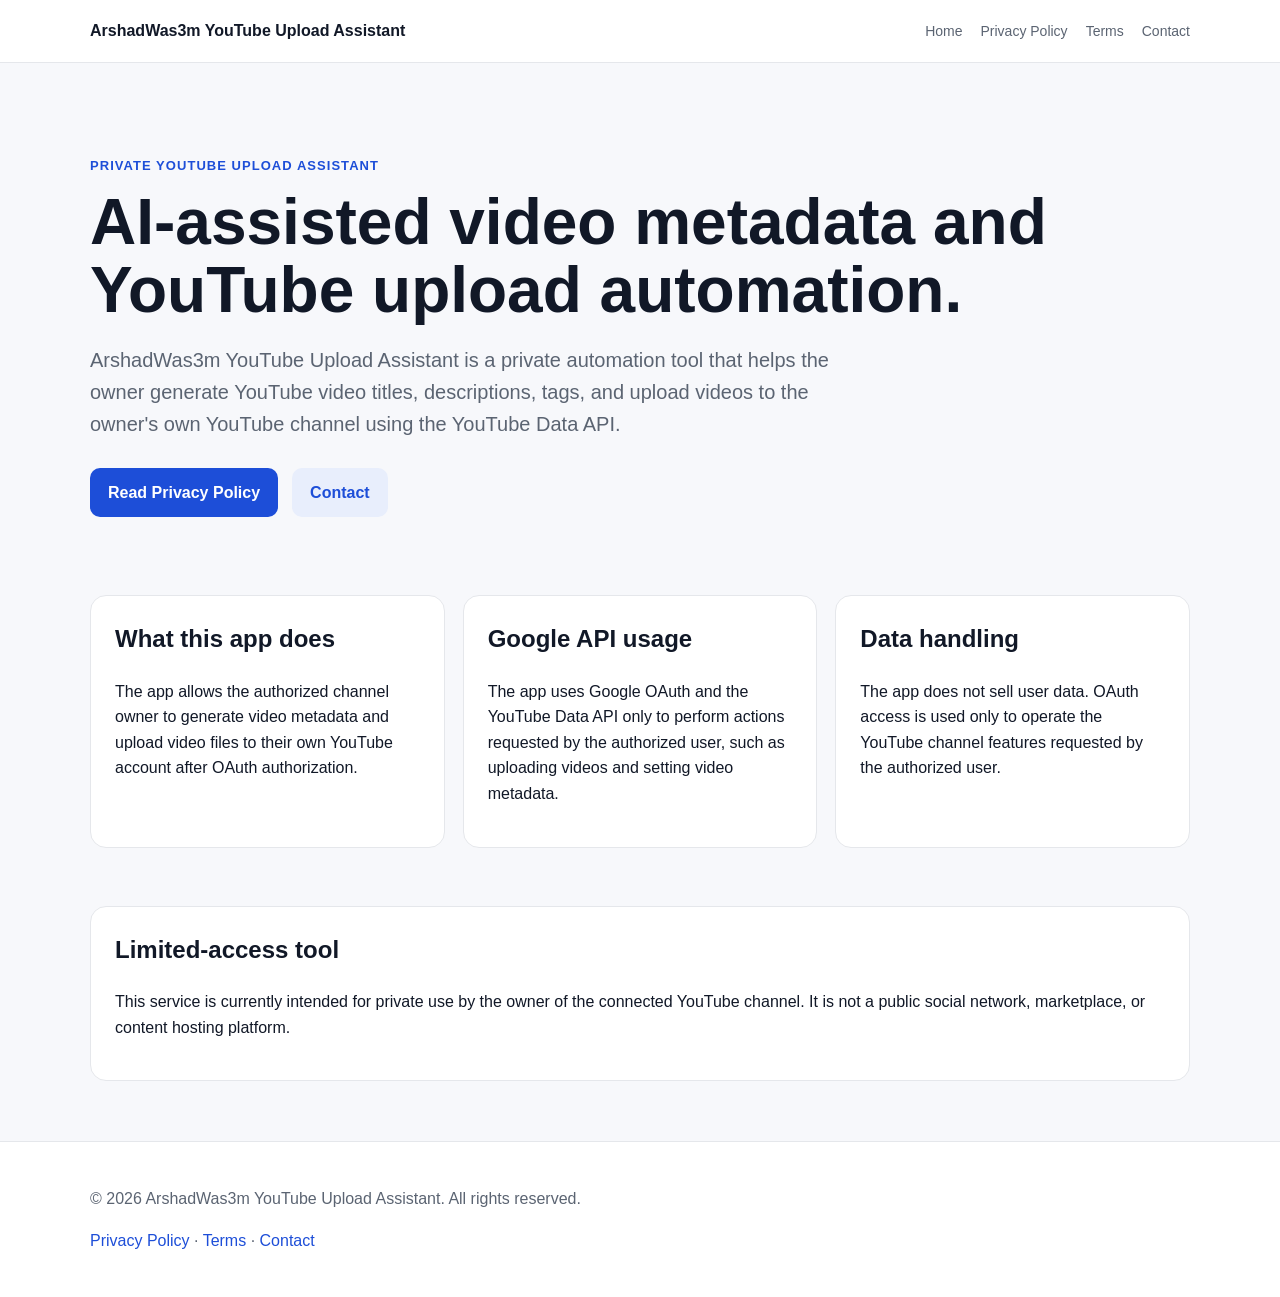
<file: index.html>
<!DOCTYPE html>
<html lang="en">
<head>
  <meta charset="UTF-8" />
  <meta name="viewport" content="width=device-width, initial-scale=1.0" />
  <title>ArshadWas3m YouTube Upload Assistant</title>
  <meta name="description" content="A private YouTube automation tool that helps the owner generate metadata and upload videos to their own YouTube channel." />
  <link rel="stylesheet" href="style.css" />
</head>
<body>
  <header class="site-header">
    <div class="container nav">
      <a class="brand" href="index.html">ArshadWas3m YouTube Upload Assistant</a>
      <nav>
        <a href="index.html">Home</a>
        <a href="privacy-policy.html">Privacy Policy</a>
        <a href="terms.html">Terms</a>
        <a href="contact.html">Contact</a>
      </nav>
    </div>
  </header>

  <main>
    <section class="hero container">
      <div>
        <p class="eyebrow">Private YouTube Upload Assistant</p>
        <h1>AI-assisted video metadata and YouTube upload automation.</h1>
        <p class="lead">
          ArshadWas3m YouTube Upload Assistant is a private automation tool that helps the owner generate YouTube video titles,
          descriptions, tags, and upload videos to the owner's own YouTube channel using the YouTube Data API.
        </p>
        <div class="actions">
          <a class="button" href="privacy-policy.html">Read Privacy Policy</a>
          <a class="button secondary" href="contact.html">Contact</a>
        </div>
      </div>
    </section>

    <section class="container grid">
      <article class="card">
        <h2>What this app does</h2>
        <p>
          The app allows the authorized channel owner to generate video metadata and upload video files
          to their own YouTube account after OAuth authorization.
        </p>
      </article>

      <article class="card">
        <h2>Google API usage</h2>
        <p>
          The app uses Google OAuth and the YouTube Data API only to perform actions requested by the authorized user,
          such as uploading videos and setting video metadata.
        </p>
      </article>

      <article class="card">
        <h2>Data handling</h2>
        <p>
          The app does not sell user data. OAuth access is used only to operate the YouTube channel features
          requested by the authorized user.
        </p>
      </article>
    </section>

    <section class="container notice">
      <h2>Limited-access tool</h2>
      <p>
        This service is currently intended for private use by the owner of the connected YouTube channel.
        It is not a public social network, marketplace, or content hosting platform.
      </p>
    </section>
  </main>

  <footer class="site-footer">
    <div class="container">
      <p>&copy; 2026 ArshadWas3m YouTube Upload Assistant. All rights reserved.</p>
      <p><a href="privacy-policy.html">Privacy Policy</a> · <a href="terms.html">Terms</a> · <a href="contact.html">Contact</a></p>
    </div>
  </footer>
</body>
</html>
</file>
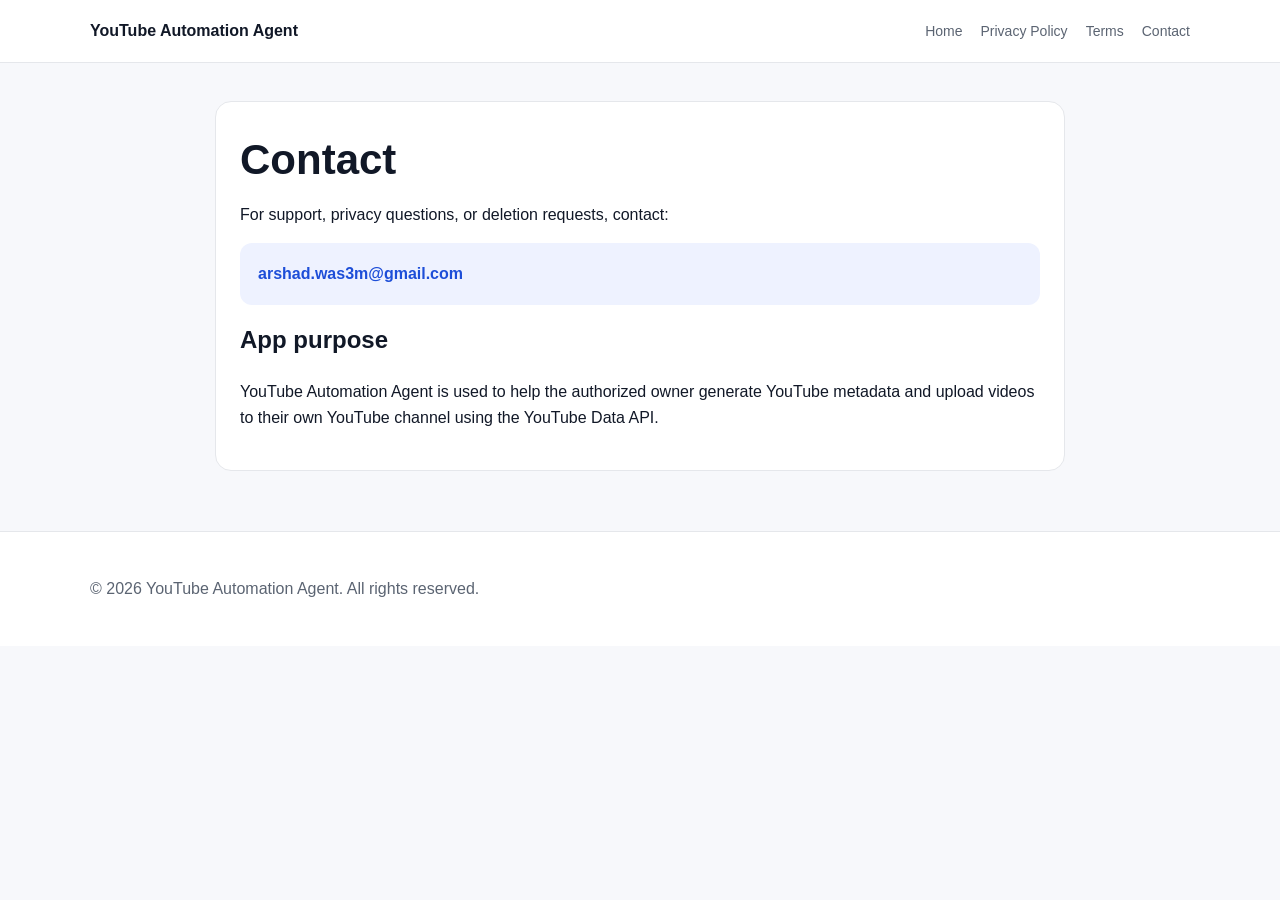
<file: contact.html>
<!DOCTYPE html>
<html lang="en">
<head>
  <meta charset="UTF-8" />
  <meta name="viewport" content="width=device-width, initial-scale=1.0" />
  <title>Contact | YouTube Automation Agent</title>
  <link rel="stylesheet" href="style.css" />
</head>
<body>
  <header class="site-header">
    <div class="container nav">
      <a class="brand" href="index.html">YouTube Automation Agent</a>
      <nav>
        <a href="index.html">Home</a>
        <a href="privacy-policy.html">Privacy Policy</a>
        <a href="terms.html">Terms</a>
        <a href="contact.html">Contact</a>
      </nav>
    </div>
  </header>

  <main class="container legal">
    <h1>Contact</h1>
    <p>
      For support, privacy questions, or deletion requests, contact:
    </p>
    <p class="contact-box">
      <a href="mailto:arshad.was3m@gmail.com">arshad.was3m@gmail.com</a>
    </p>

    <h2>App purpose</h2>
    <p>
      YouTube Automation Agent is used to help the authorized owner generate YouTube metadata and upload videos
      to their own YouTube channel using the YouTube Data API.
    </p>
  </main>

  <footer class="site-footer">
    <div class="container">
      <p>&copy; 2026 YouTube Automation Agent. All rights reserved.</p>
    </div>
  </footer>
</body>
</html>
</file>
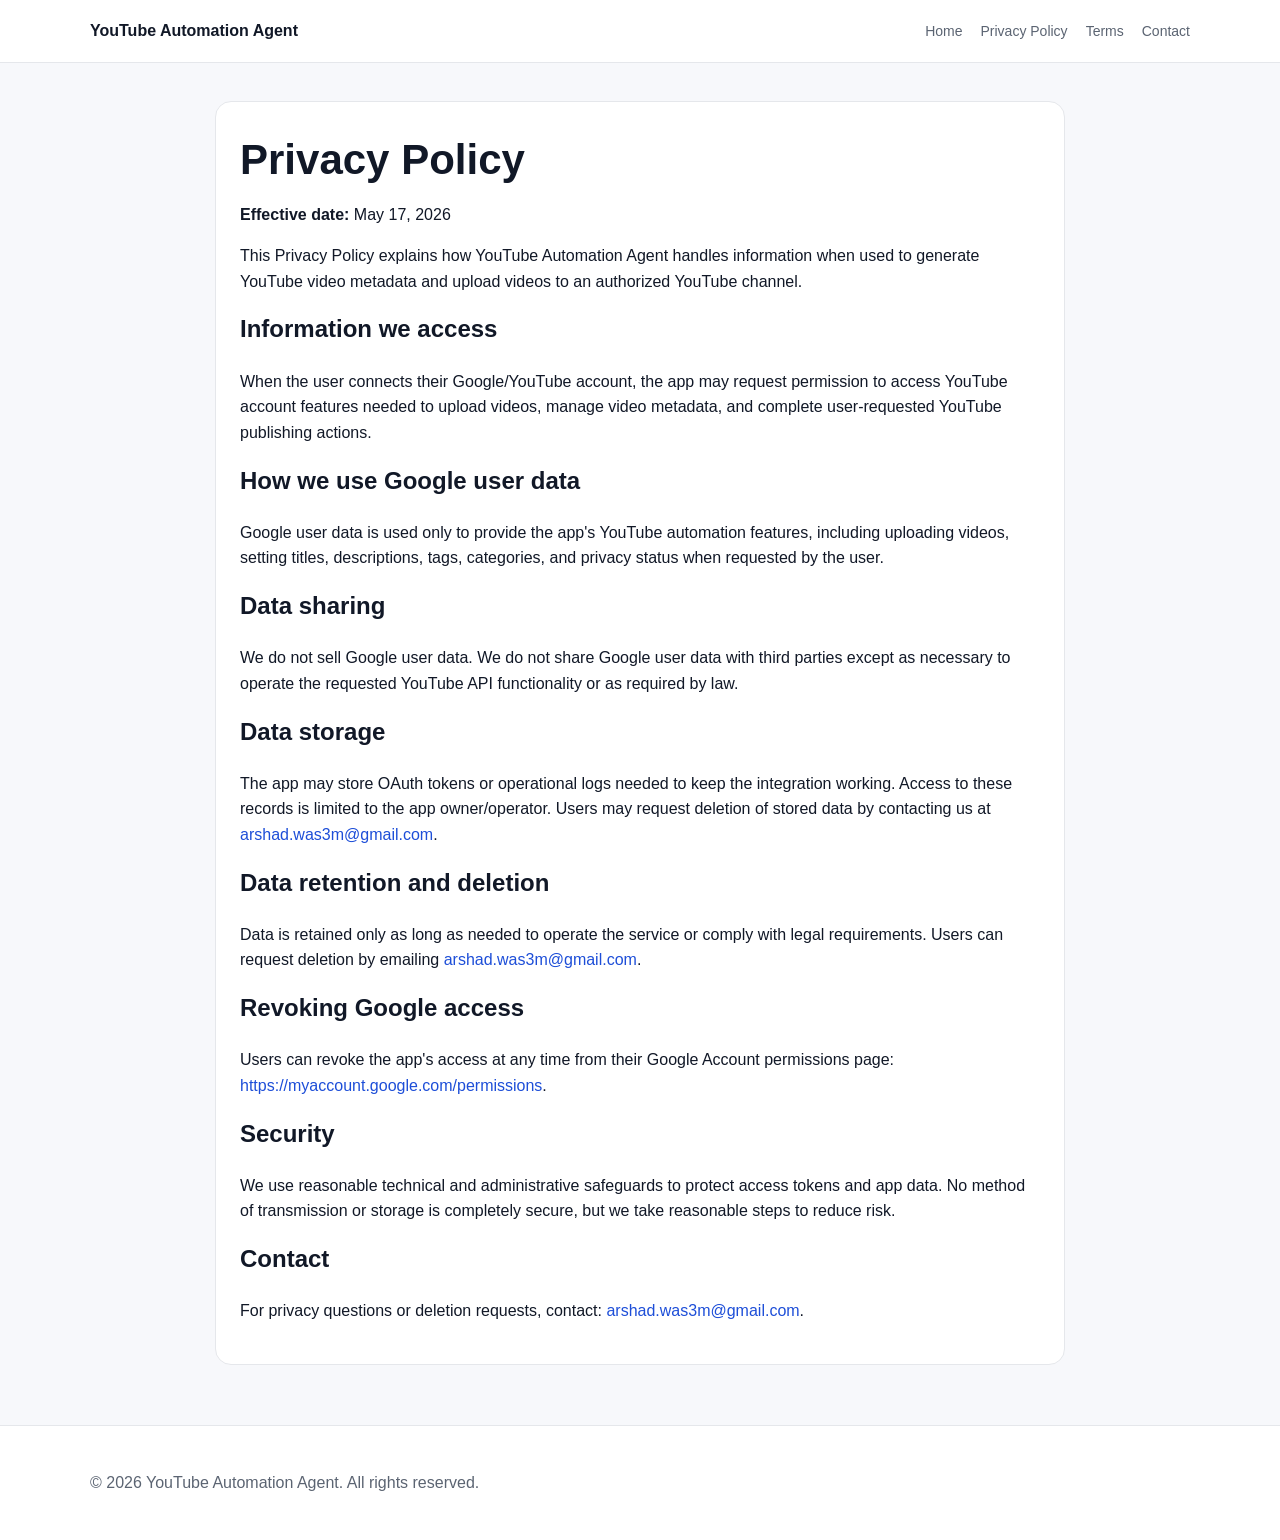
<file: privacy-policy.html>
<!DOCTYPE html>
<html lang="en">
<head>
  <meta charset="UTF-8" />
  <meta name="viewport" content="width=device-width, initial-scale=1.0" />
  <title>Privacy Policy | YouTube Automation Agent</title>
  <link rel="stylesheet" href="style.css" />
</head>
<body>
  <header class="site-header">
    <div class="container nav">
      <a class="brand" href="index.html">YouTube Automation Agent</a>
      <nav>
        <a href="index.html">Home</a>
        <a href="privacy-policy.html">Privacy Policy</a>
        <a href="terms.html">Terms</a>
        <a href="contact.html">Contact</a>
      </nav>
    </div>
  </header>

  <main class="container legal">
    <h1>Privacy Policy</h1>
    <p><strong>Effective date:</strong> May 17, 2026</p>

    <p>
      This Privacy Policy explains how YouTube Automation Agent handles information when used to generate YouTube
      video metadata and upload videos to an authorized YouTube channel.
    </p>

    <h2>Information we access</h2>
    <p>
      When the user connects their Google/YouTube account, the app may request permission to access
      YouTube account features needed to upload videos, manage video metadata, and complete user-requested
      YouTube publishing actions.
    </p>

    <h2>How we use Google user data</h2>
    <p>
      Google user data is used only to provide the app's YouTube automation features, including uploading
      videos, setting titles, descriptions, tags, categories, and privacy status when requested by the user.
    </p>

    <h2>Data sharing</h2>
    <p>
      We do not sell Google user data. We do not share Google user data with third parties except as necessary
      to operate the requested YouTube API functionality or as required by law.
    </p>

    <h2>Data storage</h2>
    <p>
      The app may store OAuth tokens or operational logs needed to keep the integration working. Access to
      these records is limited to the app owner/operator. Users may request deletion of stored data by contacting
      us at <a href="mailto:arshad.was3m@gmail.com">arshad.was3m@gmail.com</a>.
    </p>

    <h2>Data retention and deletion</h2>
    <p>
      Data is retained only as long as needed to operate the service or comply with legal requirements.
      Users can request deletion by emailing <a href="mailto:arshad.was3m@gmail.com">arshad.was3m@gmail.com</a>.
    </p>

    <h2>Revoking Google access</h2>
    <p>
      Users can revoke the app's access at any time from their Google Account permissions page:
      <a href="https://myaccount.google.com/permissions">https://myaccount.google.com/permissions</a>.
    </p>

    <h2>Security</h2>
    <p>
      We use reasonable technical and administrative safeguards to protect access tokens and app data.
      No method of transmission or storage is completely secure, but we take reasonable steps to reduce risk.
    </p>

    <h2>Contact</h2>
    <p>
      For privacy questions or deletion requests, contact:
      <a href="mailto:arshad.was3m@gmail.com">arshad.was3m@gmail.com</a>.
    </p>
  </main>

  <footer class="site-footer">
    <div class="container">
      <p>&copy; 2026 YouTube Automation Agent. All rights reserved.</p>
    </div>
  </footer>
</body>
</html>
</file>
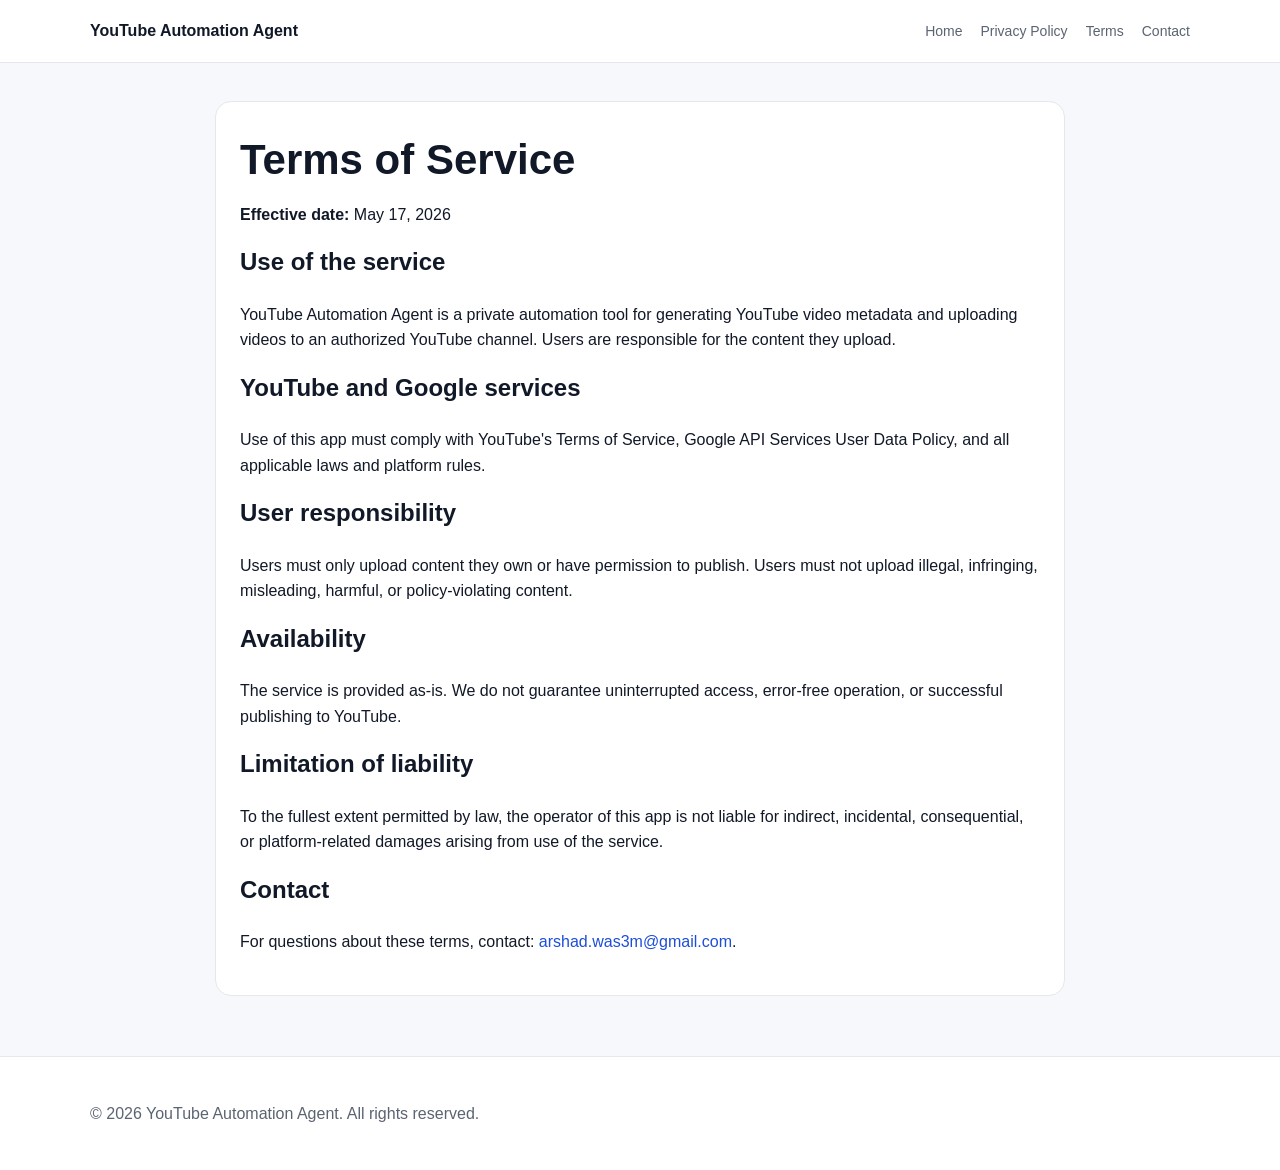
<file: terms.html>
<!DOCTYPE html>
<html lang="en">
<head>
  <meta charset="UTF-8" />
  <meta name="viewport" content="width=device-width, initial-scale=1.0" />
  <title>Terms of Service | YouTube Automation Agent</title>
  <link rel="stylesheet" href="style.css" />
</head>
<body>
  <header class="site-header">
    <div class="container nav">
      <a class="brand" href="index.html">YouTube Automation Agent</a>
      <nav>
        <a href="index.html">Home</a>
        <a href="privacy-policy.html">Privacy Policy</a>
        <a href="terms.html">Terms</a>
        <a href="contact.html">Contact</a>
      </nav>
    </div>
  </header>

  <main class="container legal">
    <h1>Terms of Service</h1>
    <p><strong>Effective date:</strong> May 17, 2026</p>

    <h2>Use of the service</h2>
    <p>
      YouTube Automation Agent is a private automation tool for generating YouTube video metadata and uploading videos
      to an authorized YouTube channel. Users are responsible for the content they upload.
    </p>

    <h2>YouTube and Google services</h2>
    <p>
      Use of this app must comply with YouTube's Terms of Service, Google API Services User Data Policy,
      and all applicable laws and platform rules.
    </p>

    <h2>User responsibility</h2>
    <p>
      Users must only upload content they own or have permission to publish. Users must not upload illegal,
      infringing, misleading, harmful, or policy-violating content.
    </p>

    <h2>Availability</h2>
    <p>
      The service is provided as-is. We do not guarantee uninterrupted access, error-free operation,
      or successful publishing to YouTube.
    </p>

    <h2>Limitation of liability</h2>
    <p>
      To the fullest extent permitted by law, the operator of this app is not liable for indirect, incidental,
      consequential, or platform-related damages arising from use of the service.
    </p>

    <h2>Contact</h2>
    <p>
      For questions about these terms, contact:
      <a href="mailto:arshad.was3m@gmail.com">arshad.was3m@gmail.com</a>.
    </p>
  </main>

  <footer class="site-footer">
    <div class="container">
      <p>&copy; 2026 YouTube Automation Agent. All rights reserved.</p>
    </div>
  </footer>
</body>
</html>
</file>
<file: style.css>
* {
  box-sizing: border-box;
}

:root {
  --bg: #f7f8fb;
  --text: #111827;
  --muted: #5b6472;
  --card: #ffffff;
  --border: #e5e7eb;
  --accent: #1d4ed8;
  --accent-dark: #173ea8;
}

body {
  margin: 0;
  font-family: Arial, Helvetica, sans-serif;
  background: var(--bg);
  color: var(--text);
  line-height: 1.6;
}

a {
  color: var(--accent);
  text-decoration: none;
}

a:hover {
  text-decoration: underline;
}

.container {
  width: min(1100px, 92%);
  margin: 0 auto;
}

.site-header {
  background: var(--card);
  border-bottom: 1px solid var(--border);
  position: sticky;
  top: 0;
}

.nav {
  display: flex;
  justify-content: space-between;
  align-items: center;
  gap: 16px;
  padding: 18px 0;
}

.brand {
  font-weight: 700;
  color: var(--text);
}

nav {
  display: flex;
  gap: 18px;
  flex-wrap: wrap;
}

nav a {
  color: var(--muted);
  font-size: 14px;
}

.hero {
  padding: 80px 0 48px;
}

.eyebrow {
  color: var(--accent);
  font-weight: 700;
  text-transform: uppercase;
  letter-spacing: 0.08em;
  font-size: 13px;
}

h1 {
  font-size: clamp(34px, 7vw, 64px);
  line-height: 1.05;
  margin: 12px 0 20px;
}

.lead {
  max-width: 760px;
  font-size: 20px;
  color: var(--muted);
}

.actions {
  margin-top: 28px;
  display: flex;
  gap: 14px;
  flex-wrap: wrap;
}

.button {
  display: inline-block;
  background: var(--accent);
  color: #fff;
  padding: 12px 18px;
  border-radius: 10px;
  font-weight: 700;
}

.button:hover {
  background: var(--accent-dark);
  text-decoration: none;
}

.button.secondary {
  background: #e8eefc;
  color: var(--accent);
}

.grid {
  display: grid;
  grid-template-columns: repeat(3, 1fr);
  gap: 18px;
  padding: 30px 0;
}

.card,
.notice,
.legal {
  background: var(--card);
  border: 1px solid var(--border);
  border-radius: 16px;
  padding: 24px;
}

.card h2,
.notice h2,
.legal h2 {
  margin-top: 0;
}

.notice {
  margin: 28px auto 60px;
}

.legal {
  margin-top: 38px;
  margin-bottom: 60px;
  max-width: 850px;
}

.legal h1 {
  font-size: 42px;
}

.contact-box {
  background: #eef2ff;
  padding: 18px;
  border-radius: 12px;
  font-weight: 700;
}

.site-footer {
  border-top: 1px solid var(--border);
  padding: 28px 0;
  color: var(--muted);
  background: var(--card);
}

@media (max-width: 760px) {
  .nav {
    align-items: flex-start;
    flex-direction: column;
  }

  .grid {
    grid-template-columns: 1fr;
  }

  .hero {
    padding-top: 48px;
  }
}
</file>
